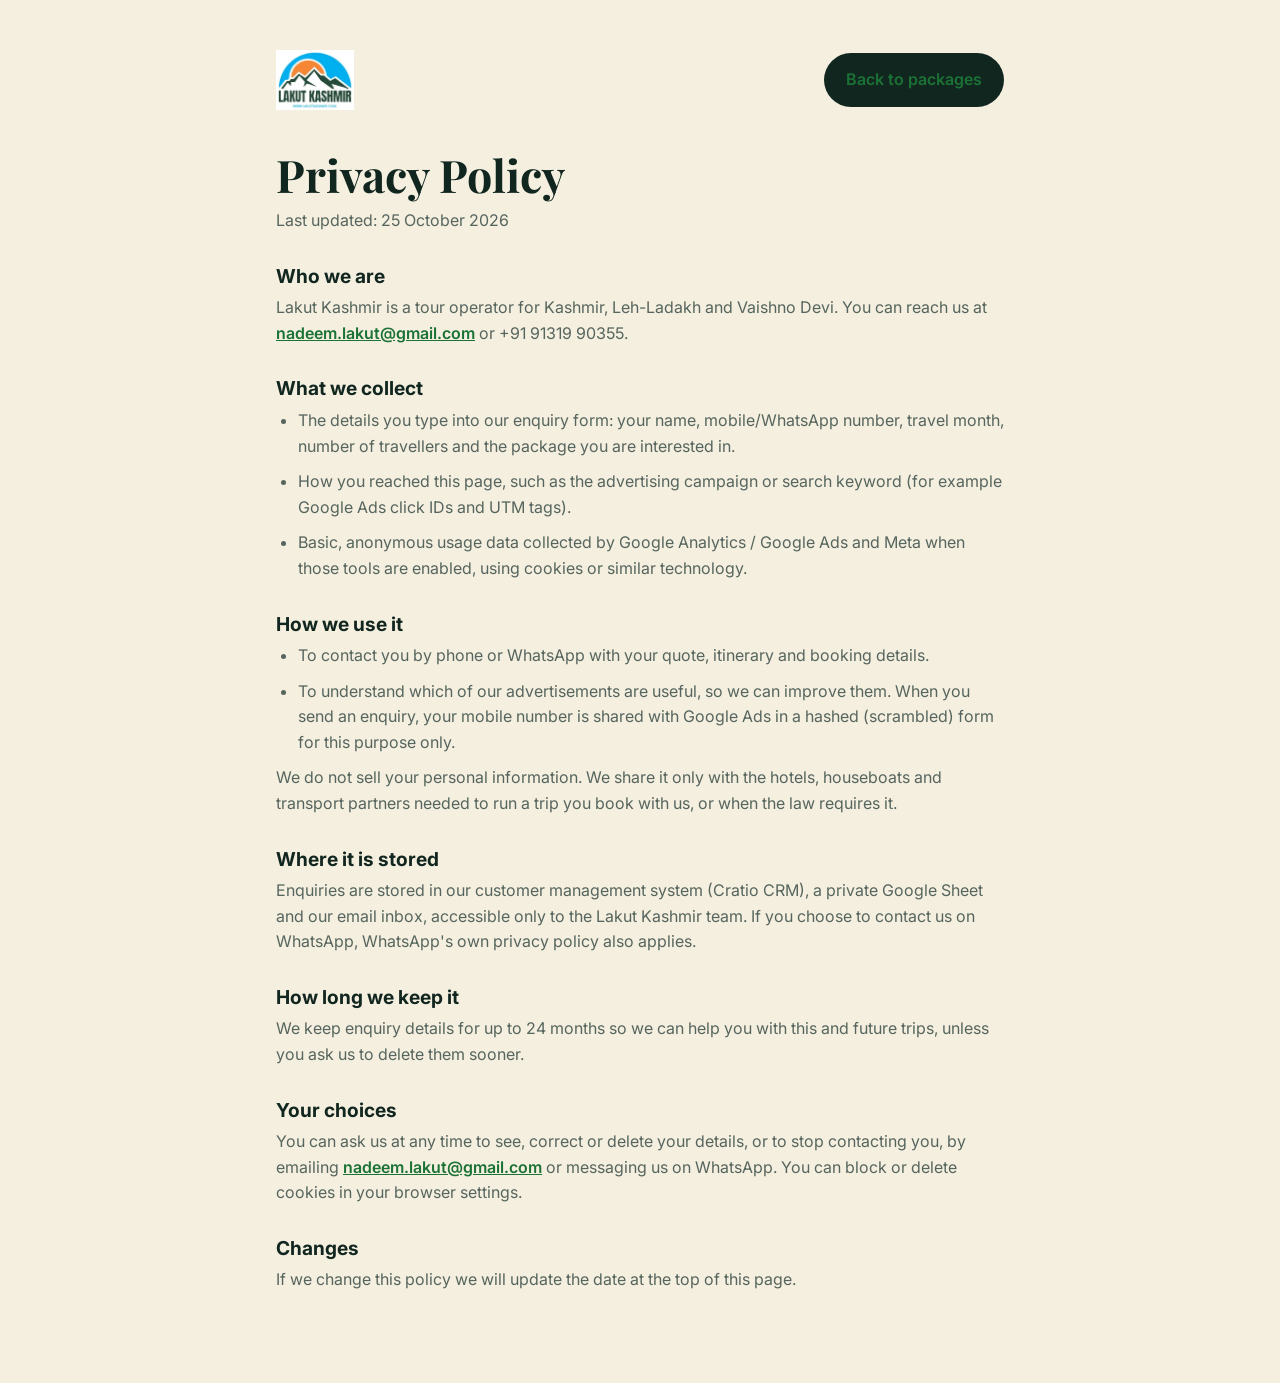
<file: privacy.html>
<!doctype html>
<html lang="en-IN">
<head>
  <meta charset="utf-8">
  <meta name="viewport" content="width=device-width, initial-scale=1">
  <title>Privacy Policy | Lakut Kashmir</title>
  <meta name="description" content="How Lakut Kashmir collects and uses the details you share when you ask for a tour quote.">
  <meta name="theme-color" content="#122620">
  <link rel="icon" href="assets/img/icon-512.png" type="image/png">
  <link rel="preconnect" href="https://fonts.googleapis.com">
  <link rel="preconnect" href="https://fonts.gstatic.com" crossorigin>
  <link href="https://fonts.googleapis.com/css2?family=Inter:wght@400;500;600;700&family=Playfair+Display:wght@700&display=swap" rel="stylesheet">
  <link rel="stylesheet" href="assets/css/style.css">
  <style>
    .doc { max-width: 760px; margin: 0 auto; padding: 50px 16px 80px; }
    .doc header { display: flex; align-items: center; justify-content: space-between; gap: 16px; margin-bottom: 40px; }
    .doc header img { height: 60px; width: auto; }
    .doc h1 { font-family: var(--serif); font-size: clamp(2rem, 5vw, 2.8rem); margin-bottom: 8px; }
    .doc h2 { font-size: 1.2rem; margin: 32px 0 8px; }
    .doc p, .doc li { color: var(--muted); margin-bottom: 10px; }
    .doc ul { list-style: disc; padding-left: 22px; }
    .doc a { color: var(--leaf); font-weight: 600; }
  </style>
</head>
<body>
  <main class="doc">
    <header>
      <a href="index.html"><img src="assets/img/logo.webp" alt="Lakut Kashmir" width="160" height="120"></a>
      <a class="btn btn--dark" href="index.html">Back to packages</a>
    </header>
    <h1>Privacy Policy</h1>
    <p>Last updated: 25 October 2026</p>

    <h2>Who we are</h2>
    <p>Lakut Kashmir is a tour operator for Kashmir, Leh-Ladakh and Vaishno Devi. You can reach us at <a href="mailto:nadeem.lakut@gmail.com">nadeem.lakut@gmail.com</a> or +91 91319 90355.</p>

    <h2>What we collect</h2>
    <ul>
      <li>The details you type into our enquiry form: your name, mobile/WhatsApp number, travel month, number of travellers and the package you are interested in.</li>
      <li>How you reached this page, such as the advertising campaign or search keyword (for example Google Ads click IDs and UTM tags).</li>
      <li>Basic, anonymous usage data collected by Google Analytics / Google Ads and Meta when those tools are enabled, using cookies or similar technology.</li>
    </ul>

    <h2>How we use it</h2>
    <ul>
      <li>To contact you by phone or WhatsApp with your quote, itinerary and booking details.</li>
      <li>To understand which of our advertisements are useful, so we can improve them. When you send an enquiry, your mobile number is shared with Google Ads in a hashed (scrambled) form for this purpose only.</li>
    </ul>
    <p>We do not sell your personal information. We share it only with the hotels, houseboats and transport partners needed to run a trip you book with us, or when the law requires it.</p>

    <h2>Where it is stored</h2>
    <p>Enquiries are stored in our customer management system (Cratio CRM), a private Google Sheet and our email inbox, accessible only to the Lakut Kashmir team. If you choose to contact us on WhatsApp, WhatsApp's own privacy policy also applies.</p>

    <h2>How long we keep it</h2>
    <p>We keep enquiry details for up to 24 months so we can help you with this and future trips, unless you ask us to delete them sooner.</p>

    <h2>Your choices</h2>
    <p>You can ask us at any time to see, correct or delete your details, or to stop contacting you, by emailing <a href="mailto:nadeem.lakut@gmail.com">nadeem.lakut@gmail.com</a> or messaging us on WhatsApp. You can block or delete cookies in your browser settings.</p>

    <h2>Changes</h2>
    <p>If we change this policy we will update the date at the top of this page.</p>
  </main>
</body>
</html>
</file>
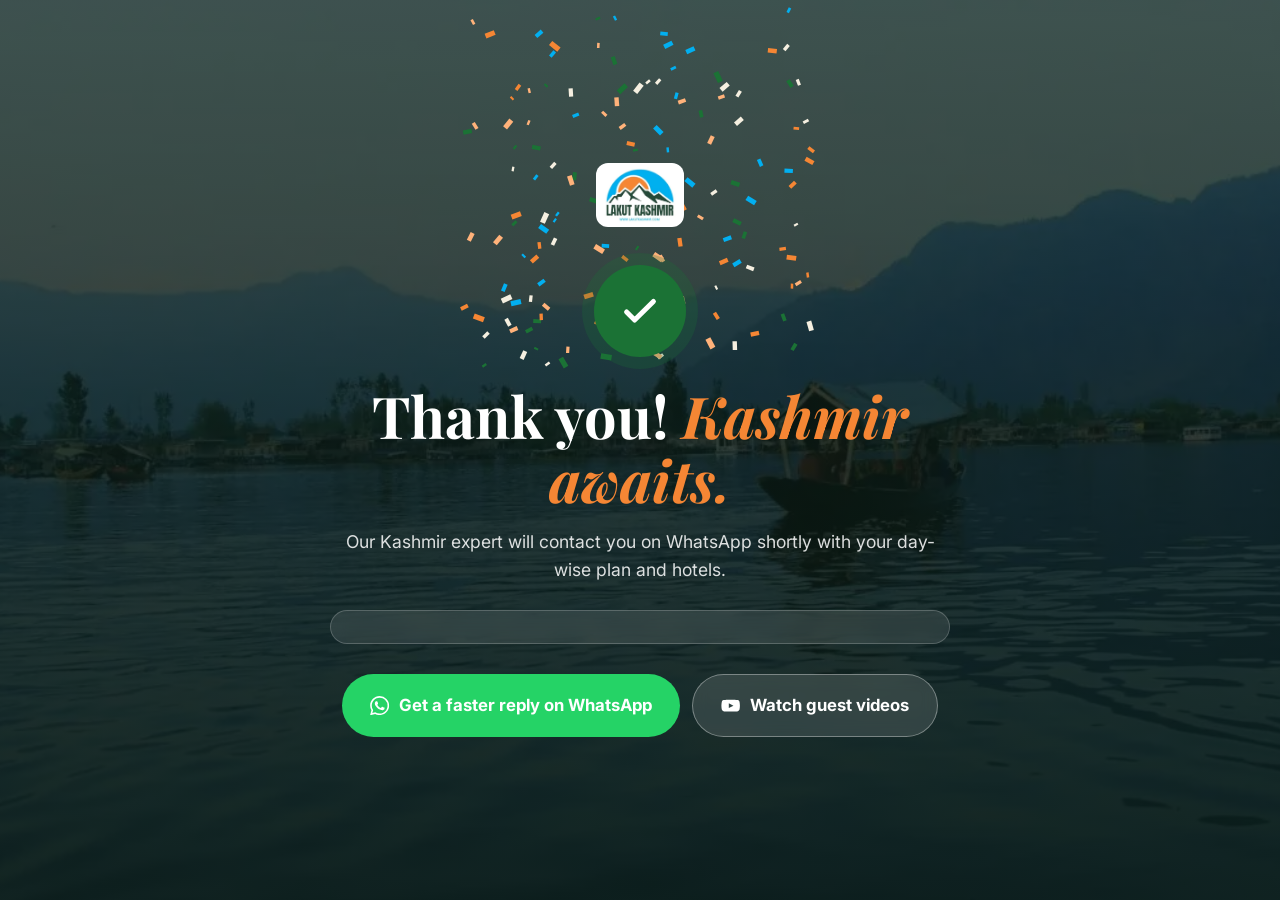
<file: thank-you.html>
<!doctype html>
<html lang="en-IN">
<head>
  <meta charset="utf-8">
  <meta name="viewport" content="width=device-width, initial-scale=1">
  <title>Thank You | Lakut Kashmir</title>
  <meta name="robots" content="noindex">
  <meta name="theme-color" content="#122620">
  <link rel="icon" href="assets/img/icon-512.png" type="image/png">
  <link rel="preconnect" href="https://fonts.googleapis.com">
  <link rel="preconnect" href="https://fonts.gstatic.com" crossorigin>
  <link href="https://fonts.googleapis.com/css2?family=Inter:wght@400;500;600;700;800&family=Playfair+Display:ital,wght@0,600;0,700;1,600;1,700&display=swap" rel="stylesheet">
  <link rel="stylesheet" href="assets/css/style.css">
  <style>
    .ty { min-height: 100svh; display: grid; place-items: center; position: relative; overflow: hidden; color: #fff; padding: 40px 16px; }
    .ty__bg { position: absolute; inset: 0; }
    .ty__bg img { width: 100%; height: 100%; object-fit: cover; animation: kenburns 14s ease-out forwards; }
    .ty__bg::after { content: ""; position: absolute; inset: 0; background: linear-gradient(180deg, rgba(11,26,20,.75), rgba(11,26,20,.92)); }
    .ty canvas { position: absolute; inset: 0; width: 100%; height: 100%; pointer-events: none; }
    .ty__card { position: relative; max-width: 620px; text-align: center; }
    .ty__tick { width: 92px; height: 92px; margin: 0 auto 26px; border-radius: 50%; background: var(--leaf); display: grid; place-items: center; box-shadow: 0 0 0 12px rgba(27,114,53,.25); animation: pop .8s var(--ease); }
    .ty__tick svg { width: 46px; height: 46px; color: #fff; }
    .ty h1 { font-family: var(--serif); font-size: clamp(2.2rem, 6vw, 3.6rem); }
    .ty h1 em { color: var(--saffron); }
    .ty p { color: rgba(255,255,255,.85); font-size: 1.1rem; margin-top: 16px; }
    .ty__summary { margin: 26px auto 0; background: rgba(255,255,255,.1); border: 1px solid rgba(255,255,255,.2); border-radius: 18px; padding: 16px 20px; text-align: left; display: grid; gap: 4px; font-size: .95rem; backdrop-filter: blur(8px); }
    .ty__summary b { color: var(--saffron-l); }
    .ty__ctas { display: flex; flex-wrap: wrap; gap: 12px; justify-content: center; margin-top: 30px; }
    .ty__logo { display: inline-block; margin-bottom: 30px; }
    .ty__logo img { height: 64px; width: auto; background: #fff; border-radius: 12px; padding: 4px 8px; }
  </style>
  <script src="assets/js/config.js"></script>
</head>
<body>
  <svg width="0" height="0" style="position:absolute" aria-hidden="true">
    <symbol id="i-wa" viewBox="0 0 24 24"><path fill="currentColor" d="M17.5 14.4c-.3-.1-1.8-.9-2-1-.3-.1-.5-.1-.7.1-.2.3-.8 1-.9 1.2-.2.2-.3.2-.6.1-.3-.1-1.3-.5-2.4-1.5-.9-.8-1.5-1.8-1.7-2.1-.2-.3 0-.5.1-.6l.4-.5c.2-.2.2-.3.3-.5.1-.2 0-.4 0-.5l-.9-2.2c-.2-.6-.5-.5-.7-.5h-.6c-.2 0-.5.1-.8.4-.3.3-1 1-1 2.5s1.1 2.9 1.2 3.1c.1.2 2.1 3.2 5.1 4.5.7.3 1.3.5 1.7.6.7.2 1.4.2 1.9.1.6-.1 1.8-.7 2-1.5.2-.7.2-1.3.2-1.5-.1-.1-.3-.2-.6-.3zM12 21.8c-1.8 0-3.5-.5-5-1.4l-.4-.2-3.7 1 1-3.6-.2-.4A9.8 9.8 0 0 1 2.2 12C2.2 6.6 6.6 2.2 12 2.2c2.6 0 5.1 1 6.9 2.9a9.7 9.7 0 0 1 2.9 6.9c0 5.4-4.4 9.8-9.8 9.8zm8.4-18.2A11.8 11.8 0 0 0 12 .1C5.5.1.2 5.4.2 11.9c0 2.1.5 4.1 1.6 5.9L.1 24l6.3-1.7c1.7.9 3.7 1.4 5.6 1.4 6.5 0 11.8-5.3 11.8-11.8 0-3.2-1.2-6.1-3.4-8.3z"/></symbol>
    <symbol id="i-check" viewBox="0 0 24 24"><path fill="none" stroke="currentColor" stroke-width="2.6" stroke-linecap="round" stroke-linejoin="round" d="M5 12.5l4.2 4.2L19 7"/></symbol>
    <symbol id="i-yt" viewBox="0 0 24 24"><path fill="currentColor" d="M23 7.2a3 3 0 0 0-2.1-2.1C19 4.6 12 4.6 12 4.6s-7 0-8.9.5A3 3 0 0 0 1 7.2 31 31 0 0 0 .5 12a31 31 0 0 0 .5 4.8 3 3 0 0 0 2.1 2.1c1.9.5 8.9.5 8.9.5s7 0 8.9-.5a3 3 0 0 0 2.1-2.1 31 31 0 0 0 .5-4.8 31 31 0 0 0-.5-4.8zM9.7 15V9l5.8 3z"/></symbol>
  </svg>

  <main class="ty">
    <div class="ty__bg" aria-hidden="true"><img src="assets/img/srinagar-1.webp" alt="" width="1150" height="722"></div>
    <canvas aria-hidden="true"></canvas>
    <div class="ty__card">
      <a class="ty__logo" href="index.html"><img src="assets/img/logo.webp" alt="Lakut Kashmir" width="160" height="120"></a>
      <div class="ty__tick"><svg><use href="#i-check"/></svg></div>
      <h1>Thank you<span data-name></span>! <em>Kashmir awaits.</em></h1>
      <p data-msg>Our Kashmir expert will contact you on WhatsApp shortly with your day-wise plan and hotels.</p>
      <div class="ty__summary" data-summary hidden></div>
      <div class="ty__ctas">
        <a class="btn btn--wa btn--lg" data-wa href="https://wa.me/919906794999" target="_blank" rel="noopener"><svg><use href="#i-wa"/></svg> <span data-wa-label>Get a faster reply on WhatsApp</span></a>
        <a class="btn btn--ghost btn--lg" href="https://youtube.com/@lakutkashmir" target="_blank" rel="noopener"><svg><use href="#i-yt"/></svg> Watch guest videos</a>
      </div>
    </div>
  </main>

  <script src="assets/js/track.js"></script>
  <script>
    (function () {
      var C = window.LAKUT || {};
      var lead = null;
      try { lead = JSON.parse(sessionStorage.getItem("lk_lead")); } catch (e) {}
      var esc = function (s) { var d = document.createElement("div"); d.textContent = s; return d.innerHTML; };

      var saved = false;
      try { saved = sessionStorage.getItem("lk_saved") === "1"; } catch (e) {}

      // Count the conversion once per lead, and only when the enquiry was actually saved
      // (refreshing this page does not double count).
      var counted = false;
      try { counted = sessionStorage.getItem("lk_counted") === "1"; } catch (e) {}
      if (lead && saved && !counted) {
        // Enhanced conversions: Google hashes the number in the browser before sending it.
        if (lead.phone) gtag("set", "user_data", { phone_number: lead.phone });
        LK.track("generate_lead", { package: lead.package, travel_month: lead.month });
        try { sessionStorage.setItem("lk_counted", "1"); } catch (e) {}
      }

      var text = "Hi Lakut Kashmir! I'd like a quote for a Kashmir trip.";
      if (lead) {
        document.querySelector("[data-name]").textContent = ", " + lead.name.split(" ")[0];
        var box = document.querySelector("[data-summary]");
        box.innerHTML = "<div><b>Package:</b> " + esc(lead.package) + "</div><div><b>Travel month:</b> " + esc(lead.month) + "</div><div><b>Travellers:</b> " + esc(lead.travellers) + "</div>";
        box.hidden = false;
        text = "Hi Lakut Kashmir! I just sent an enquiry.\nName: " + lead.name + "\nTravel month: " + lead.month + "\nTravellers: " + lead.travellers + "\nPackage: " + lead.package;
      }
      if (lead && !saved) {
        // The enquiry could not be confirmed as saved: make WhatsApp the main step so it is not lost.
        document.querySelector("[data-msg]").textContent = "One last step: tap the green button to send your enquiry on WhatsApp, and our Kashmir expert will reply with your plan.";
        document.querySelector("[data-wa-label]").textContent = "Send my enquiry on WhatsApp";
      }
      var wa = document.querySelector("[data-wa]");
      wa.href = "https://wa.me/" + (C.whatsapp || "919906794999") + "?text=" + encodeURIComponent(text);
      wa.addEventListener("click", function () { LK.track("whatsapp_click", { location: "thank_you" }); });

      // Confetti in brand colours
      if (matchMedia("(prefers-reduced-motion: reduce)").matches) return;
      var cv = document.querySelector(".ty canvas"), ctx = cv.getContext("2d");
      var W = cv.width = innerWidth, H = cv.height = innerHeight;
      var colors = ["#f58634", "#ffb27a", "#1b7235", "#02aff0", "#f5efe0"];
      var bits = [];
      for (var i = 0; i < 160; i++) bits.push({ x: W / 2, y: H * .38, vx: (Math.random() - .5) * 16, vy: Math.random() * -15 - 4, s: Math.random() * 7 + 4, r: Math.random() * 6, vr: (Math.random() - .5) * .3, c: colors[i % colors.length] });
      var frames = 0;
      (function tick() {
        ctx.clearRect(0, 0, W, H);
        bits.forEach(function (b) {
          b.vy += .35; b.vx *= .985; b.x += b.vx; b.y += b.vy; b.r += b.vr;
          ctx.save(); ctx.translate(b.x, b.y); ctx.rotate(b.r); ctx.fillStyle = b.c; ctx.fillRect(-b.s / 2, -b.s / 4, b.s, b.s / 2); ctx.restore();
        });
        if (++frames < 260) requestAnimationFrame(tick); else ctx.clearRect(0, 0, W, H);
      })();
    })();
  </script>
</body>
</html>
</file>
<file: assets/css/style.css>
/* Lakut Kashmir landing page — brand: forest green, saffron, cream, sky blue */
/* Fallback fonts sized to match Inter and Playfair Display (measured), so nothing jumps when the
   Google fonts arrive: Arial / Times New Roman on Windows and Mac, Liberation fonts on Linux. */
@font-face { font-family: "Inter Fallback"; src: local("Arial"), local("ArialMT"), local("Liberation Sans"), local("LiberationSans"); font-weight: 100 500; size-adjust: 105.63%; ascent-override: 91.74%; descent-override: 22.82%; line-gap-override: 0%; }
@font-face { font-family: "Inter Fallback"; src: local("Arial Bold"), local("Arial-BoldMT"), local("Liberation Sans Bold"), local("LiberationSans-Bold"); font-weight: 600; size-adjust: 100.29%; ascent-override: 96.62%; descent-override: 24.03%; line-gap-override: 0%; }
@font-face { font-family: "Inter Fallback"; src: local("Arial Bold"), local("Arial-BoldMT"), local("Liberation Sans Bold"), local("LiberationSans-Bold"); font-weight: 700; size-adjust: 101.01%; ascent-override: 95.93%; descent-override: 23.86%; line-gap-override: 0%; }
@font-face { font-family: "Inter Fallback"; src: local("Arial Bold"), local("Arial-BoldMT"), local("Liberation Sans Bold"), local("LiberationSans-Bold"); font-weight: 800 900; size-adjust: 101.89%; ascent-override: 95.10%; descent-override: 23.65%; line-gap-override: 0%; }
@font-face { font-family: "Playfair Fallback"; src: local("Times New Roman Bold"), local("TimesNewRomanPS-BoldMT"), local("Liberation Serif Bold"), local("LiberationSerif-Bold"); font-weight: 400 900; size-adjust: 105.72%; ascent-override: 102.35%; descent-override: 23.74%; line-gap-override: 0%; }
@font-face { font-family: "Playfair Fallback"; src: local("Times New Roman Bold Italic"), local("TimesNewRomanPS-BoldItalicMT"), local("Liberation Serif Bold Italic"), local("LiberationSerif-BoldItalic"); font-weight: 400 900; font-style: italic; size-adjust: 108.15%; ascent-override: 100.05%; descent-override: 23.21%; line-gap-override: 0%; }

:root {
  --forest-900: #0b1a14;
  --forest: #122620;
  --pine: #244735;
  --leaf: #1b7235;
  --saffron: #f58634;
  --saffron-d: #e06d1a;
  --saffron-l: #ffb27a;
  --sky: #02aff0;
  --cream: #f5efe0;
  --sand: #ebe2cc;
  --paper: #fffaf0;
  --ink: #122620;
  --muted: #56655d;
  --line: #e0d6bd;
  --wa: #25d366;
  --wa-d: #1aa851;

  --serif: "Playfair Display", "Playfair Fallback", Georgia, serif;
  --sans: "Inter", "Inter Fallback", system-ui, -apple-system, "Segoe UI", Roboto, sans-serif;

  --r-sm: 10px;
  --r: 18px;
  --r-lg: 28px;
  --shadow: 0 18px 50px -18px rgba(11, 26, 20, .35);
  --shadow-lg: 0 30px 80px -24px rgba(11, 26, 20, .55);
  --ease: cubic-bezier(.22, 1, .36, 1);
  --gutter: clamp(16px, 4vw, 40px);
}

*, *::before, *::after { box-sizing: border-box; }
html { scroll-behavior: smooth; -webkit-text-size-adjust: 100%; }
body {
  margin: 0;
  font-family: var(--sans);
  font-size: 16px;
  line-height: 1.6;
  color: var(--ink);
  background: var(--cream);
  overflow-x: hidden;
  -webkit-font-smoothing: antialiased;
}
img { max-width: 100%; display: block; }
a { color: inherit; }
button { font: inherit; cursor: pointer; }
svg { width: 1em; height: 1em; flex: none; }
h1, h2, h3 { margin: 0; line-height: 1.12; }
p { margin: 0; }
ul, ol { margin: 0; padding: 0; list-style: none; }
:focus-visible { outline: 3px solid var(--sky); outline-offset: 3px; border-radius: 6px; }

.wrap { width: 100%; max-width: 1200px; margin: 0 auto; padding: 0 var(--gutter); }
.center { text-align: center; }
.skip { position: absolute; left: -999px; top: 8px; z-index: 100; background: var(--forest); color: #fff; padding: 8px 14px; border-radius: 8px; }
.skip:focus { left: 8px; }
.hp { position: absolute !important; left: -9999px; width: 1px; height: 1px; overflow: hidden; }

/* ---------- Type helpers ---------- */
.eyebrow {
  display: inline-flex; align-items: center; gap: .55em;
  font-size: .78rem; font-weight: 700; letter-spacing: .16em; text-transform: uppercase;
  color: var(--leaf); margin-bottom: 14px;
}
.eyebrow--light { color: var(--saffron-l); }
.eyebrow .dot { width: 8px; height: 8px; border-radius: 50%; background: var(--saffron); box-shadow: 0 0 0 0 rgba(245,134,52,.7); animation: pulse 2s infinite; }
.h2 { font-family: var(--serif); font-weight: 700; font-size: clamp(2rem, 4.4vw, 3.2rem); letter-spacing: -.01em; }
.h2 em, .hero__title em { font-style: italic; color: var(--saffron); }
.lead { font-size: clamp(1rem, 1.4vw, 1.12rem); color: var(--muted); max-width: 60ch; margin-top: 14px; }
.section__head { text-align: center; margin: 0 auto 48px; max-width: 760px; }
.section__head .lead { margin-left: auto; margin-right: auto; }
.section__head--light .lead { color: rgba(255,255,255,.75); }
.section { padding: clamp(72px, 10vw, 120px) 0; position: relative; }

/* ---------- Buttons ---------- */
.btn {
  --bg: var(--forest); --fg: #fff;
  position: relative; display: inline-flex; align-items: center; justify-content: center; gap: .55em;
  padding: 14px 22px; border-radius: 999px; border: 0;
  background: var(--bg); color: var(--fg);
  font-weight: 700; font-size: 1rem; text-decoration: none; white-space: nowrap;
  transition: transform .35s var(--ease), box-shadow .35s var(--ease), background .25s;
  overflow: hidden; isolation: isolate;
}
.btn svg { width: 1.15em; height: 1.15em; transition: transform .35s var(--ease); }
.btn:hover svg:last-child { transform: translateX(4px); }
.btn:hover { transform: translateY(-2px); }
.btn:active { transform: translateY(0) scale(.98); }
.btn--primary { --bg: linear-gradient(135deg, var(--saffron) 0%, var(--saffron-d) 100%); background: var(--bg); box-shadow: 0 12px 30px -10px rgba(245,134,52,.8); }
.btn--primary::after {
  content: ""; position: absolute; inset: 0; z-index: -1;
  background: linear-gradient(110deg, transparent 30%, rgba(255,255,255,.45) 50%, transparent 70%);
  transform: translateX(-120%); animation: shine 3.6s 1.5s infinite;
}
.btn--primary:hover { box-shadow: 0 18px 40px -12px rgba(245,134,52,.95); }
.btn--wa { --bg: var(--wa); }
.btn--wa:hover { --bg: var(--wa-d); }
.btn--dark { --bg: var(--forest); }
.btn--ghost { --bg: rgba(255,255,255,.12); border: 1px solid rgba(255,255,255,.35); backdrop-filter: blur(8px); }
.btn--ghost-dark { --bg: transparent; --fg: var(--forest); border: 2px solid var(--forest); }
.btn--ghost-dark:hover { --bg: var(--forest); --fg: #fff; }
.btn--lg { padding: 17px 28px; font-size: 1.05rem; }
.btn--block { width: 100%; }
.link { display: inline-flex; align-items: center; gap: .5em; font-weight: 600; color: var(--forest); margin-top: 28px; }
.link svg { color: #f00; width: 1.4em; height: 1.4em; }
.circle { width: 46px; height: 46px; border-radius: 50%; border: 2px solid var(--forest); background: transparent; color: var(--forest); display: grid; place-items: center; transition: .25s; }
.circle:hover { background: var(--forest); color: #fff; }

/* ---------- Ribbon & nav ---------- */
.ribbon { background: var(--forest-900); color: #fff; font-size: .86rem; overflow: hidden; position: relative; z-index: 31; }
.ribbon__track { display: flex; width: max-content; animation: marquee 38s linear infinite; }
.ribbon__track span { display: inline-flex; align-items: center; gap: .5em; padding: 9px 32px; white-space: nowrap; }
.ribbon__track svg { color: var(--saffron); }
.ribbon b { color: var(--saffron-l); }

.nav { position: sticky; top: 0; z-index: 30; transition: background .35s, box-shadow .35s, backdrop-filter .35s; margin-bottom: -84px; }
.nav__in { display: flex; align-items: center; gap: 24px; height: 84px; }
.nav__logo img { height: 62px; width: auto; border-radius: 12px; background: #fff; padding: 4px 8px; }
.nav__links { display: flex; gap: 28px; margin-left: auto; }
.nav__links a { color: #fff; text-decoration: none; font-weight: 600; font-size: .95rem; opacity: .9; position: relative; }
.nav__links a::after { content: ""; position: absolute; left: 0; right: 0; bottom: -6px; height: 2px; background: var(--saffron); transform: scaleX(0); transition: transform .3s var(--ease); }
.nav__links a:hover::after { transform: scaleX(1); }
.nav__call { padding: 11px 18px; font-size: .95rem; }
.nav.is-solid { background: rgba(18, 38, 32, .9); backdrop-filter: blur(14px); box-shadow: 0 10px 30px -15px rgba(0,0,0,.5); }

/* ---------- Hero ---------- */
.hero { position: relative; min-height: clamp(680px, 100svh, 920px); display: flex; align-items: center; color: #fff; overflow: hidden; background: var(--forest); padding: 120px 0 90px; }
.hero__bg { position: absolute; inset: 0; }
.hero__slide { position: absolute; inset: 0; width: 100%; height: 100%; object-fit: cover; opacity: 0; transform: scale(1.12); transition: opacity 1.6s ease; }
.hero__slide.is-on { opacity: 1; animation: kenburns 9s ease-out forwards; }
.hero__snow { position: absolute; inset: 0; width: 100%; height: 100%; pointer-events: none; }
.hero__shade { position: absolute; inset: 0; background:
  linear-gradient(90deg, rgba(11,26,20,.88) 0%, rgba(11,26,20,.55) 48%, rgba(11,26,20,.25) 100%),
  linear-gradient(0deg, rgba(11,26,20,.75) 0%, transparent 40%); }
.hero__grid { position: relative; display: grid; grid-template-columns: 1.25fr .9fr; gap: clamp(28px, 5vw, 70px); align-items: center; }
.hero__title { font-family: var(--serif); font-weight: 700; font-size: clamp(2.5rem, 6.4vw, 5rem); letter-spacing: -.015em; line-height: 1.04; }
.hero__title .line { display: block; overflow: hidden; padding-bottom: .08em; }
.hero__title .line > span { display: inline-block; }
.price-tick { white-space: nowrap; position: relative; font-variant-numeric: tabular-nums; }
.price-tick::after { content: ""; position: absolute; left: 0; right: 0; bottom: .02em; height: .12em; background: var(--saffron); border-radius: 4px; opacity: .35; transform-origin: left; }
.hero__sub { margin-top: 22px; font-size: clamp(1.02rem, 1.5vw, 1.2rem); max-width: 54ch; color: rgba(255,255,255,.88); }
.hero__chips { display: flex; flex-wrap: wrap; gap: 10px; margin-top: 26px; }
.hero__chips li { display: inline-flex; align-items: center; gap: .5em; padding: 8px 14px; border-radius: 999px; background: rgba(255,255,255,.12); border: 1px solid rgba(255,255,255,.22); backdrop-filter: blur(8px); font-size: .9rem; }
.hero__chips svg { color: var(--saffron-l); width: 1.15em; height: 1.15em; }
.hero__chips svg.g { color: inherit; }
.hero__ctas { display: flex; flex-wrap: wrap; gap: 14px; margin-top: 32px; }
.hero__scroll { position: absolute; left: 50%; bottom: 22px; width: 26px; height: 42px; border: 2px solid rgba(255,255,255,.6); border-radius: 14px; transform: translateX(-50%); }
.hero__scroll span { position: absolute; left: 50%; top: 8px; width: 4px; height: 8px; margin-left: -2px; background: #fff; border-radius: 2px; animation: scrolldot 1.8s infinite; }

/* ---------- Forms ---------- */
.card-form {
  position: relative; background: rgba(255, 250, 240, .97); color: var(--ink);
  border-radius: var(--r-lg); padding: clamp(22px, 3vw, 32px);
  box-shadow: var(--shadow-lg); display: grid; gap: 14px;
}
.card-form::before { content: ""; position: absolute; inset: -2px; border-radius: inherit; padding: 2px; background: linear-gradient(135deg, var(--saffron), transparent 40%, transparent 60%, var(--sky)); -webkit-mask: linear-gradient(#000 0 0) content-box, linear-gradient(#000 0 0); -webkit-mask-composite: xor; mask-composite: exclude; pointer-events: none; }
.card-form__head h2 { font-family: var(--serif); font-size: 1.6rem; }
.card-form__head p { color: var(--muted); margin-top: 4px; font-size: .95rem; }
.badge-save { display: inline-block; background: var(--leaf); color: #fff; font-weight: 700; font-size: .78rem; letter-spacing: .04em; padding: 5px 12px; border-radius: 999px; margin-bottom: 10px; animation: wiggle 4s 2s infinite; }
.field { display: grid; gap: 6px; font-size: .82rem; font-weight: 600; color: var(--muted); }
.field input, .field select {
  width: 100%; font: inherit; font-size: 1rem; font-weight: 500; color: var(--ink);
  padding: 13px 14px; border-radius: 12px; border: 1.5px solid var(--line); background: #fff;
  transition: border-color .2s, box-shadow .2s; appearance: none; -webkit-appearance: none;
}
.field select { background-image: url("data:image/svg+xml,%3Csvg xmlns='http://www.w3.org/2000/svg' viewBox='0 0 24 24'%3E%3Cpath fill='none' stroke='%23244735' stroke-width='2.4' d='M6 9l6 6 6-6'/%3E%3C/svg%3E"); background-repeat: no-repeat; background-position: right 12px center; background-size: 16px; padding-right: 36px; }
.field input:focus, .field select:focus { outline: none; border-color: var(--saffron); box-shadow: 0 0 0 4px rgba(245,134,52,.18); }
.field input[aria-invalid="true"] { border-color: #c0392b; box-shadow: 0 0 0 4px rgba(192,57,43,.12); }
.field-row { display: grid; grid-template-columns: 1fr 1fr; gap: 12px; }
.form-note { display: flex; align-items: center; justify-content: center; gap: .4em; font-size: .8rem; color: var(--muted); }
.form-note svg { color: var(--leaf); }
.form-error { color: #b42318; font-size: .88rem; font-weight: 600; text-align: center; }
.lead-form.is-sending button[type="submit"] { pointer-events: none; opacity: .75; }

/* ---------- Trust marquee ---------- */
.trust { background: var(--saffron); color: var(--forest-900); overflow: hidden; transform: rotate(-1.2deg) scale(1.02); margin: -18px 0 0; position: relative; z-index: 2; box-shadow: 0 10px 30px -12px rgba(0,0,0,.35); }
.trust__track { display: flex; width: max-content; animation: marquee 40s linear infinite; }
.trust__track span { display: inline-flex; align-items: center; gap: .6em; padding: 16px 30px; font-weight: 700; white-space: nowrap; }
.trust__track span::after { content: "✦"; margin-left: 30px; opacity: .55; }
.trust__track svg { width: 1.3em; height: 1.3em; }

/* ---------- Packages ---------- */
.packages { background: var(--cream); }
.pk-grid { display: grid; grid-template-columns: repeat(3, 1fr); gap: 26px; perspective: 1200px; }
.pk { position: relative; background: var(--paper); border-radius: var(--r-lg); overflow: hidden; box-shadow: var(--shadow); display: flex; flex-direction: column; transition: box-shadow .4s var(--ease); transform-style: preserve-3d; will-change: transform; }
.pk:hover { box-shadow: var(--shadow-lg); }
.pk--hot { outline: 3px solid var(--saffron); outline-offset: -3px; }
.pk.is-featured { outline: 3px solid var(--saffron); outline-offset: -3px; }
.pk__ribbon { position: absolute; z-index: 3; top: 18px; right: -42px; transform: rotate(45deg); background: var(--saffron); color: #fff; font-size: .74rem; font-weight: 800; letter-spacing: .08em; text-transform: uppercase; padding: 6px 48px; box-shadow: 0 6px 14px -6px rgba(0,0,0,.4); }
.pk__media { position: relative; aspect-ratio: 16 / 10.5; overflow: hidden; }
.pk__media img { width: 100%; height: 100%; object-fit: cover; transition: transform 1.2s var(--ease); }
.pk:hover .pk__media img { transform: scale(1.08); }
.pk__media::after { content: ""; position: absolute; inset: 0; background: linear-gradient(0deg, rgba(11,26,20,.55), transparent 50%); }
.pk__tag { position: absolute; z-index: 1; left: 14px; top: 14px; display: inline-flex; align-items: center; gap: .4em; background: rgba(255,250,240,.95); color: var(--forest); font-size: .78rem; font-weight: 700; padding: 6px 11px; border-radius: 999px; }
.pk__tag svg { color: var(--saffron-d); }
.pk__save { position: absolute; z-index: 1; left: 14px; bottom: 14px; background: var(--leaf); color: #fff; font-size: .82rem; font-weight: 800; padding: 6px 12px; border-radius: 8px; }
.pk__body { padding: 22px 22px 24px; display: flex; flex-direction: column; flex: 1; }
.pk__dur { font-size: .8rem; font-weight: 700; color: var(--saffron-d); letter-spacing: .08em; text-transform: uppercase; }
.pk h3 { font-family: var(--serif); font-size: 1.55rem; margin-top: 6px; }
.pk__stay { font-size: .88rem; color: var(--muted); margin-top: 6px; }
.pk__hi { margin: 16px 0 18px; display: grid; gap: 8px; }
.pk__hi li { position: relative; padding-left: 26px; font-size: .95rem; }
.pk__hi li::before { content: ""; position: absolute; left: 0; top: .32em; width: 17px; height: 17px; border-radius: 50%; background: rgba(27,114,53,.12) url("data:image/svg+xml,%3Csvg xmlns='http://www.w3.org/2000/svg' viewBox='0 0 24 24'%3E%3Cpath fill='none' stroke='%231b7235' stroke-width='3.2' stroke-linecap='round' stroke-linejoin='round' d='M5 12.5l4.2 4.2L19 7'/%3E%3C/svg%3E") center/11px no-repeat; }
.pk__hi b { color: var(--leaf); }
.pk__hi small { color: var(--muted); }
.pk__price { margin-top: auto; padding-top: 16px; border-top: 1px dashed var(--line); display: flex; align-items: baseline; gap: 10px; flex-wrap: wrap; margin-bottom: 16px; }
.pk__price .was { color: var(--muted); text-decoration: line-through; text-decoration-color: #c0392b; text-decoration-thickness: 2px; font-weight: 600; }
.pk__price .now { font-family: var(--serif); font-size: 2.1rem; font-weight: 700; color: var(--forest); line-height: 1; }
.pk__price .per { color: var(--muted); font-size: .9rem; }
.pk__wa { display: inline-flex; align-items: center; justify-content: center; gap: .45em; margin-top: 12px; font-weight: 600; font-size: .92rem; color: var(--wa-d); text-decoration: none; }
.pk__wa:hover { text-decoration: underline; }

.incl { margin-top: 44px; display: grid; grid-template-columns: 1fr 1fr .9fr; gap: 18px; }
.incl__col, .incl__cta { background: var(--paper); border-radius: var(--r); padding: 24px; border: 1px solid var(--line); }
.incl h3 { display: flex; align-items: center; gap: .5em; font-size: 1.05rem; margin-bottom: 12px; }
.incl h3 svg { width: 1.6em; height: 1.6em; padding: 4px; border-radius: 50%; }
.incl h3 .ok { background: rgba(27,114,53,.14); color: var(--leaf); }
.incl h3 .no { background: rgba(192,57,43,.12); color: #c0392b; }
.incl ul { display: grid; gap: 6px; font-size: .93rem; color: var(--muted); }
.incl ul li::before { content: "•"; color: var(--saffron); font-weight: 900; margin-right: 8px; }
.incl__cta { background: var(--forest); color: #fff; display: flex; flex-direction: column; justify-content: center; gap: 16px; border: 0; }
.incl__cta p { font-family: var(--serif); font-size: 1.3rem; line-height: 1.3; }
.incl__cta .btn { --bg: var(--saffron); align-self: flex-start; }

/* ---------- Journey ---------- */
.journey { background: radial-gradient(1200px 600px at 80% 0%, #2c5a43 0%, transparent 60%), var(--forest); color: #fff; overflow: hidden; }
.journey .h2 { color: #fff; }
.route { position: relative; max-width: 1000px; margin: 0 auto 50px; }
.route__line { position: absolute; left: 50%; top: 0; width: 10px; height: 100%; transform: translateX(-50%); overflow: visible; }
.route__line path { fill: none; stroke: var(--saffron); stroke-width: 3; stroke-dasharray: 1000; stroke-dashoffset: 0; vector-effect: non-scaling-stroke; }
.route__list { display: grid; gap: 54px; }
.stop { position: relative; display: grid; grid-template-columns: 1fr 1fr; gap: 70px; align-items: center; }
.stop::before { content: ""; position: absolute; left: 50%; top: 50%; width: 22px; height: 22px; border-radius: 50%; background: var(--saffron); border: 5px solid var(--forest); box-shadow: 0 0 0 3px var(--saffron); transform: translate(-50%, -50%); z-index: 1; }
.stop:nth-child(even) .stop__img { order: 2; }
.stop__img { border-radius: var(--r); overflow: hidden; aspect-ratio: 16 / 10; box-shadow: var(--shadow-lg); }
.stop__img img { width: 100%; height: 100%; object-fit: cover; transition: transform 1s var(--ease); }
.stop:hover .stop__img img { transform: scale(1.06); }
.stop__day { display: inline-block; font-weight: 800; font-size: .78rem; letter-spacing: .14em; text-transform: uppercase; color: var(--forest-900); background: var(--saffron); padding: 5px 12px; border-radius: 999px; }
.stop h3 { font-family: var(--serif); font-size: clamp(1.5rem, 2.6vw, 2rem); margin: 12px 0 8px; }
.stop p { color: rgba(255,255,255,.78); }

/* ---------- Why ---------- */
.why { background: var(--paper); }
.why__grid { display: grid; grid-template-columns: 1fr 1.1fr; gap: clamp(30px, 6vw, 80px); align-items: center; }
.stats { display: flex; gap: 14px; margin-top: 30px; flex-wrap: wrap; }
.stat { flex: 1 1 120px; background: var(--cream); border-radius: var(--r); padding: 18px; border: 1px solid var(--line); }
.stat b { display: block; font-family: var(--serif); font-size: 2.2rem; color: var(--leaf); line-height: 1; font-variant-numeric: tabular-nums; }
.stat span { font-size: .86rem; color: var(--muted); font-weight: 600; }
.why__cards { display: grid; grid-template-columns: 1fr 1fr; gap: 18px; }
.feat { background: var(--cream); border-radius: var(--r); padding: 26px; border: 1px solid var(--line); transition: transform .4s var(--ease), box-shadow .4s, background .4s; }
.feat:nth-child(2), .feat:nth-child(4) { transform: translateY(28px); }
.feat:hover { background: var(--forest); color: #fff; box-shadow: var(--shadow); }
.feat:hover p { color: rgba(255,255,255,.75); }
.feat svg { width: 46px; height: 46px; padding: 10px; border-radius: 14px; background: var(--saffron); color: #fff; margin-bottom: 16px; }
.feat h3 { font-size: 1.12rem; margin-bottom: 6px; }
.feat p { color: var(--muted); font-size: .94rem; transition: color .4s; }

/* ---------- Stories / YouTube ---------- */
.stories { background: var(--cream); }
.stories__layout { display: grid; grid-template-columns: 1.35fr 1fr; gap: 22px; align-items: stretch; }
.yt { position: relative; border-radius: var(--r); overflow: hidden; background: #000; cursor: pointer; aspect-ratio: 16 / 9; box-shadow: var(--shadow); }
.yt img { width: 100%; height: 100%; object-fit: cover; transition: transform .8s var(--ease), opacity .4s; opacity: .9; }
.yt:hover img { transform: scale(1.06); opacity: 1; }
.yt::after { content: ""; position: absolute; inset: 0; background: linear-gradient(0deg, rgba(0,0,0,.7), transparent 55%); pointer-events: none; }
.yt iframe { position: absolute; inset: 0; width: 100%; height: 100%; border: 0; z-index: 3; }
.yt__play { position: absolute; z-index: 2; left: 50%; top: 50%; width: 68px; height: 68px; margin: -34px 0 0 -34px; border-radius: 50%; border: 0; background: var(--saffron); color: #fff; display: grid; place-items: center; box-shadow: 0 0 0 0 rgba(245,134,52,.6); animation: pulse 2.2s infinite; transition: transform .3s var(--ease); }
.yt__play svg { width: 26px; height: 26px; margin-left: 4px; }
.yt:hover .yt__play { transform: scale(1.12); }
.yt__cap { position: absolute; z-index: 2; left: 16px; right: 16px; bottom: 14px; color: #fff; font-weight: 700; font-size: .98rem; text-shadow: 0 2px 8px rgba(0,0,0,.6); }
.yt--wide { aspect-ratio: 16 / 9; align-self: start; }
.yt--wide .yt__cap { font-family: var(--serif); font-size: 1.4rem; }
.shorts { display: flex; flex-direction: column; gap: 14px; min-width: 0; }
.shorts__rail { display: grid; grid-auto-flow: column; grid-auto-columns: calc((100% - 14px) / 2); gap: 14px; overflow-x: auto; scroll-snap-type: x mandatory; scrollbar-width: none; padding-bottom: 4px; }
.shorts__rail::-webkit-scrollbar { display: none; }
.yt--short { aspect-ratio: 9 / 16; scroll-snap-align: start; }
.yt--short .yt__play { width: 54px; height: 54px; margin: -27px 0 0 -27px; }
.shorts__nav { display: flex; gap: 10px; justify-content: flex-end; }
.yt-row { display: grid; grid-template-columns: repeat(4, 1fr); gap: 16px; margin-top: 22px; }
.yt-row .yt__play { width: 50px; height: 50px; margin: -25px 0 0 -25px; }
.yt-row .yt__play svg { width: 20px; height: 20px; }

/* ---------- Reviews ---------- */
.reviews { background: var(--paper); overflow: hidden; }
.g-badge { display: inline-flex; align-items: center; gap: 10px; margin-top: 20px; padding: 10px 18px; border-radius: 999px; background: #fff; border: 1px solid var(--line); box-shadow: var(--shadow); font-size: .95rem; }
.g-badge svg { width: 22px; height: 22px; }
.g-badge .stars { color: #fbbc04; letter-spacing: 1px; }
.rv-marquee { overflow: hidden; -webkit-mask: linear-gradient(90deg, transparent, #000 8%, #000 92%, transparent); mask: linear-gradient(90deg, transparent, #000 8%, #000 92%, transparent); padding: 10px 0 30px; }
.rv-track { display: flex; gap: 20px; width: max-content; animation: marquee 70s linear infinite; }
.rv-marquee:hover .rv-track { animation-play-state: paused; }
.rv { width: min(380px, 82vw); margin: 0; background: #fff; border-radius: var(--r); padding: 26px; border: 1px solid var(--line); box-shadow: 0 12px 30px -20px rgba(11,26,20,.4); display: flex; flex-direction: column; justify-content: space-between; gap: 18px; }
.rv blockquote { margin: 0; font-size: .98rem; position: relative; padding-top: 26px; }
.rv blockquote::before { content: "“"; position: absolute; top: -18px; left: -4px; font-family: var(--serif); font-size: 4rem; color: var(--saffron); line-height: 1; }
.rv figcaption { display: flex; align-items: center; gap: 10px; }
.rv figcaption svg { margin-left: auto; width: 22px; height: 22px; }
.av { width: 38px; height: 38px; border-radius: 50%; display: grid; place-items: center; background: var(--pine); color: #fff; font-weight: 700; }
.rv:nth-child(3n+2) .av { background: var(--saffron-d); }
.rv:nth-child(3n) .av { background: var(--sky); }
.rv-links { margin-top: 14px; }

/* ---------- Gallery ---------- */
.gallery { background: var(--cream); }
.gl { display: grid; grid-template-columns: repeat(4, 1fr); grid-auto-rows: 210px; grid-auto-flow: dense; gap: 16px; }
.gl__i { position: relative; margin: 0; border-radius: var(--r); overflow: hidden; box-shadow: var(--shadow); }
.gl__i--tall { grid-row: span 2; }
.gl__i--wide { grid-column: span 2; }
.gl__i img { width: 100%; height: 118%; object-fit: cover; margin-top: -9%; transition: transform 1s var(--ease); }
.gl__i:hover img { transform: scale(1.07); }
.gl__i figcaption { position: absolute; left: 12px; bottom: 12px; background: rgba(11,26,20,.7); color: #fff; font-size: .8rem; font-weight: 700; padding: 5px 11px; border-radius: 999px; backdrop-filter: blur(6px); }

/* ---------- FAQ ---------- */
.faq { background: var(--paper); }
.faq__grid { display: grid; grid-template-columns: .8fr 1.2fr; gap: clamp(30px, 6vw, 80px); align-items: start; }
.faq__grid .btn { margin-top: 26px; }
.faq__list { display: grid; gap: 12px; }
.faq details { background: var(--cream); border-radius: var(--r); border: 1px solid var(--line); overflow: hidden; transition: background .3s; }
.faq details[open] { background: #fff; box-shadow: var(--shadow); }
.faq summary { list-style: none; cursor: pointer; padding: 20px 56px 20px 22px; font-weight: 700; position: relative; }
.faq summary::-webkit-details-marker { display: none; }
.faq summary::after { content: "+"; position: absolute; right: 18px; top: 50%; width: 28px; height: 28px; margin-top: -14px; border-radius: 50%; background: var(--forest); color: #fff; display: grid; place-items: center; font-size: 1.2rem; font-weight: 500; transition: transform .35s var(--ease), background .3s; }
.faq details[open] summary::after { transform: rotate(45deg); background: var(--saffron); }
.faq details p { padding: 0 22px 22px; color: var(--muted); }

/* ---------- Final CTA ---------- */
.final { position: relative; color: #fff; padding: clamp(80px, 10vw, 130px) 0; overflow: hidden; background: var(--forest); }
.final__bg { position: absolute; inset: -10% 0; }
.final__bg img { width: 100%; height: 100%; object-fit: cover; }
.final__bg::after { content: ""; position: absolute; inset: 0; background: linear-gradient(90deg, rgba(11,26,20,.92), rgba(11,26,20,.6)); }
.final__grid { position: relative; display: grid; grid-template-columns: 1.1fr .9fr; gap: clamp(28px, 6vw, 80px); align-items: center; }
.final .h2 { color: #fff; }
.final .lead { color: rgba(255,255,255,.82); }
.ticks { display: grid; gap: 12px; margin-top: 26px; }
.ticks li { display: flex; align-items: center; gap: 12px; font-weight: 600; }
.ticks svg { width: 26px; height: 26px; padding: 5px; border-radius: 50%; background: var(--leaf); color: #fff; }

/* ---------- Footer ---------- */
.foot { background: var(--forest-900); color: rgba(255,255,255,.75); padding: 60px 0 110px; font-size: .95rem; }
.foot__grid { display: grid; grid-template-columns: 1.3fr 1fr 1fr; gap: 30px; }
.foot h3 { color: #fff; font-size: 1rem; margin-bottom: 10px; }
.foot a { color: #fff; text-decoration: none; }
.foot a:hover { color: var(--saffron-l); }
.foot__logo { background: #fff; border-radius: 12px; padding: 6px 10px; margin-bottom: 12px; height: 80px; width: auto; }
.socials { display: flex; gap: 10px; margin-bottom: 12px; }
.socials a { width: 40px; height: 40px; border-radius: 50%; display: grid; place-items: center; background: rgba(255,255,255,.08); transition: background .25s; }
.socials a:hover { background: var(--saffron); color: #fff; }
.socials svg { width: 18px; height: 18px; }
.foot__copy { text-align: center; font-size: .8rem; margin-top: 40px; padding: 0 var(--gutter); opacity: .7; }

/* ---------- Floating WhatsApp & mobile bar ---------- */
.fab-wa { position: fixed; right: 22px; bottom: 22px; z-index: 40; width: 62px; height: 62px; border-radius: 50%; background: var(--wa); color: #fff; display: grid; place-items: center; box-shadow: 0 12px 30px -8px rgba(37,211,102,.7); transition: transform .3s var(--ease); }
.fab-wa::before { content: ""; position: absolute; inset: 0; border-radius: 50%; border: 2px solid var(--wa); animation: ring 2.2s infinite; }
.fab-wa svg { width: 32px; height: 32px; }
.fab-wa:hover { transform: scale(1.08); }
.fab-wa__tip { position: absolute; right: 74px; white-space: nowrap; background: #fff; color: var(--forest); font-weight: 700; font-size: .88rem; padding: 9px 14px; border-radius: 12px; box-shadow: var(--shadow); opacity: 0; transform: translateX(10px); transition: .35s var(--ease); pointer-events: none; }
.fab-wa:hover .fab-wa__tip, .fab-wa.show-tip .fab-wa__tip { opacity: 1; transform: none; }

.mbar { display: none; }

/* ---------- Modal ---------- */
.modal { position: fixed; inset: 0; z-index: 60; display: grid; place-items: center; padding: 16px; }
.modal[hidden] { display: none; }
.modal__scrim { position: absolute; inset: 0; background: rgba(11,26,20,.7); backdrop-filter: blur(6px); animation: fade .3s; }
.modal__box { position: relative; width: min(860px, 100%); max-height: calc(100svh - 32px); overflow: auto; background: var(--paper); border-radius: var(--r-lg); display: grid; grid-template-columns: .9fr 1.1fr; box-shadow: var(--shadow-lg); animation: pop .5s var(--ease); }
.modal__art { position: relative; min-height: 100%; }
.modal__art img { position: absolute; inset: 0; width: 100%; height: 100%; object-fit: cover; }
.modal__art .badge-save { position: absolute; left: 16px; top: 16px; }
.modal__form { padding: 34px 30px 30px; display: grid; gap: 13px; }
.modal__form h2 { font-family: var(--serif); font-size: 1.75rem; }
.modal__form .eyebrow { margin-bottom: 0; }
.modal__pkg { background: var(--cream); border: 1px dashed var(--saffron); border-radius: 12px; padding: 10px 14px; font-weight: 700; color: var(--forest); font-size: .95rem; }
.modal__x { position: absolute; right: 12px; top: 12px; z-index: 2; width: 40px; height: 40px; border-radius: 50%; border: 0; background: rgba(255,255,255,.9); color: var(--forest); display: grid; place-items: center; box-shadow: 0 4px 14px rgba(0,0,0,.15); }
.modal__x svg { width: 18px; height: 18px; }
body.modal-open { overflow: hidden; }

/* ---------- Animations ---------- */
@keyframes marquee { to { transform: translateX(-50%); } }
@keyframes kenburns { from { transform: scale(1.14) translate(1%, 1%); } to { transform: scale(1.02) translate(0, 0); } }
@keyframes pulse { 0% { box-shadow: 0 0 0 0 rgba(245,134,52,.6); } 70% { box-shadow: 0 0 0 16px rgba(245,134,52,0); } 100% { box-shadow: 0 0 0 0 rgba(245,134,52,0); } }
@keyframes ring { 0% { transform: scale(1); opacity: .8; } 100% { transform: scale(1.55); opacity: 0; } }
@keyframes shine { 0%, 60% { transform: translateX(-120%); } 100% { transform: translateX(120%); } }
@keyframes scrolldot { 0% { opacity: 0; transform: translateY(0); } 40% { opacity: 1; } 100% { opacity: 0; transform: translateY(14px); } }
@keyframes wiggle { 0%, 90%, 100% { transform: rotate(0); } 92% { transform: rotate(-4deg); } 94% { transform: rotate(4deg); } 96% { transform: rotate(-2deg); } }
@keyframes fade { from { opacity: 0; } }
@keyframes pop { from { opacity: 0; transform: translateY(30px) scale(.96); } }

/* Elements GSAP will animate start hidden only once JS confirms GSAP is running */
.anim [data-reveal] { opacity: 0; }

/* ---------- Responsive ---------- */
@media (max-width: 1020px) {
  .nav__links { display: none; }
  .nav__call { margin-left: auto; }
  .hero__grid, .final__grid, .why__grid, .faq__grid { grid-template-columns: 1fr; }
  .pk-grid { grid-template-columns: 1fr 1fr; }
  .pk--hot { grid-column: span 2; }
  .incl { grid-template-columns: 1fr 1fr; }
  .incl__cta { grid-column: span 2; }
  .stories__layout { grid-template-columns: 1fr; }
  .yt--wide { aspect-ratio: 16 / 9; min-height: 0; }
  .shorts__rail { grid-auto-columns: calc((100% - 28px) / 3); }
  .yt-row { grid-template-columns: 1fr 1fr; }
  .gl { grid-template-columns: 1fr 1fr; grid-auto-rows: 200px; }
  .gl__i--tall { grid-row: auto; }
}

@media (max-width: 760px) {
  body { font-size: 15.5px; }
  .nav { margin-bottom: -68px; }
  .nav__in { height: 68px; }
  .nav__logo img { height: 50px; }
  .nav__call span { display: none; }
  .nav__call { padding: 11px; width: 44px; height: 44px; }
  .nav__call svg { width: 20px; height: 20px; }
  .hero { padding: 96px 0 56px; min-height: 0; }
  .hero__shade { background: linear-gradient(180deg, rgba(11,26,20,.7) 0%, rgba(11,26,20,.55) 40%, rgba(11,26,20,.92) 100%); }
  .hero__ctas .btn { flex: 1 1 100%; }
  .hero__scroll { display: none; }
  .hero__chips li { font-size: .82rem; padding: 7px 11px; }
  .pk-grid, .incl, .why__cards, .yt-row { grid-template-columns: 1fr; }
  .pk--hot, .incl__cta { grid-column: auto; }
  .feat:nth-child(2), .feat:nth-child(4) { transform: none; }
  .route__line { left: 18px; transform: none; }
  .stop { grid-template-columns: 1fr; gap: 16px; padding-left: 46px; }
  .stop::before { left: 23px; top: 18px; }
  .stop:nth-child(even) .stop__img { order: 0; }
  .route__list { gap: 40px; }
  .shorts__rail { grid-auto-columns: 62%; }
  .gl { grid-template-columns: 1fr 1fr; grid-auto-rows: 150px; gap: 10px; }
  .gl__i--wide { grid-column: span 2; }
  .gl__i--tall { grid-row: auto; }
  .modal__box { grid-template-columns: 1fr; }
  .modal__art { min-height: 120px; }
  .modal__form { padding: 22px 20px 24px; }
  .foot__grid { grid-template-columns: 1fr; }
  .fab-wa { width: 54px; height: 54px; right: 14px; bottom: calc(14px + env(safe-area-inset-bottom)); transition: opacity .3s, transform .3s var(--ease); }
  .fab-wa svg { width: 28px; height: 28px; }
  .fab-wa__tip { display: none; }
  body.mbar-on .fab-wa { opacity: 0; transform: scale(.6); pointer-events: none; }
  .mbar {
    display: grid; grid-template-columns: 1fr 1fr 1.4fr; gap: 8px;
    position: fixed; left: 0; right: 0; bottom: 0; z-index: 45;
    padding: 10px 12px calc(10px + env(safe-area-inset-bottom));
    background: rgba(255,250,240,.96); backdrop-filter: blur(12px);
    box-shadow: 0 -10px 30px -12px rgba(0,0,0,.3);
    transform: translateY(110%); transition: transform .45s var(--ease);
  }
  .mbar.is-on { transform: none; }
  .mbar a, .mbar button { display: flex; align-items: center; justify-content: center; gap: 6px; border-radius: 12px; border: 0; padding: 12px 6px; font-weight: 700; font-size: .92rem; text-decoration: none; }
  .mbar svg { width: 18px; height: 18px; }
  .mbar a:first-child { background: var(--forest); color: #fff; }
  .mbar__wa { background: var(--wa); color: #fff; }
  .mbar__cta { background: linear-gradient(135deg, var(--saffron), var(--saffron-d)); color: #fff; }
  .foot { padding-bottom: 120px; }
}

@media (prefers-reduced-motion: reduce) {
  *, *::before, *::after { animation-duration: .001ms !important; animation-iteration-count: 1 !important; transition-duration: .001ms !important; scroll-behavior: auto !important; }
  .ribbon__track, .trust__track, .rv-track { animation: none !important; }
  .rv-marquee { overflow-x: auto; }
  .anim [data-reveal] { opacity: 1; }
}

/* ---------- Phones: lead form on the first screen ---------- */
/* Phones only (max-width: 760px). Desktop and tablet layouts are unchanged. */
@media (max-width: 760px) {
  .hero { padding-top: 80px; }

  /* Let the headline, form and trust badges be ordered one by one. */
  .hero__grid { display: flex; flex-direction: column; gap: 0; }
  .hero__copy { display: contents; }

  /* First screen: headline + price, then the form straight away. */
  .hero .eyebrow { display: none; }
  .hero__title { order: 1; font-size: clamp(1.7rem, 7.6vw, 2.2rem); }
  #hero-form { order: 2; margin-top: 14px; padding: 16px; gap: 10px; border-radius: 20px; }
  .hero__chips { order: 3; margin-top: 16px; gap: 8px; }
  .hero__sub { order: 4; margin-top: 16px; font-size: .98rem; }
  .hero__ctas { order: 5; margin-top: 18px; }

  /* Compact form so name, phone, month, travellers and the button fit on screen. */
  #hero-form .card-form__head p { display: none; }
  #hero-form .card-form__head h2 { font-size: 1.3rem; }
  #hero-form .badge-save { margin-bottom: 6px; font-size: .72rem; padding: 4px 10px; }
  #hero-form .field { gap: 4px; font-size: .78rem; }
  #hero-form .field input,
  #hero-form .field select { padding: 11px 12px; } /* font stays 16px so iPhones don't zoom in */
  #hero-form .form-note { font-size: .74rem; }

  /* Show the first screen instantly: no intro animation hiding the headline or
     the form, and no fading of the hero while the visitor scrolls to type. */
  .hero__grid,
  .hero__title .line > span,
  .hero__sub,
  .hero__chips li,
  .hero__ctas .btn,
  #hero-form,
  #hero-form .field,
  #hero-form .field-row,
  #hero-form .btn { opacity: 1 !important; transform: none !important; }

  /* Phones: no slow zoom on the hero photo and no snowfall (faster first paint). */
  .hero__slide.is-on { animation: none; transform: none; }
  .hero__snow { display: none; }

  /* Phones: the phone's own font for body text (no 130 KB font download); headings keep Playfair. */
  :root { --sans: system-ui, -apple-system, "Segoe UI", Roboto, sans-serif; }
}
</file>
